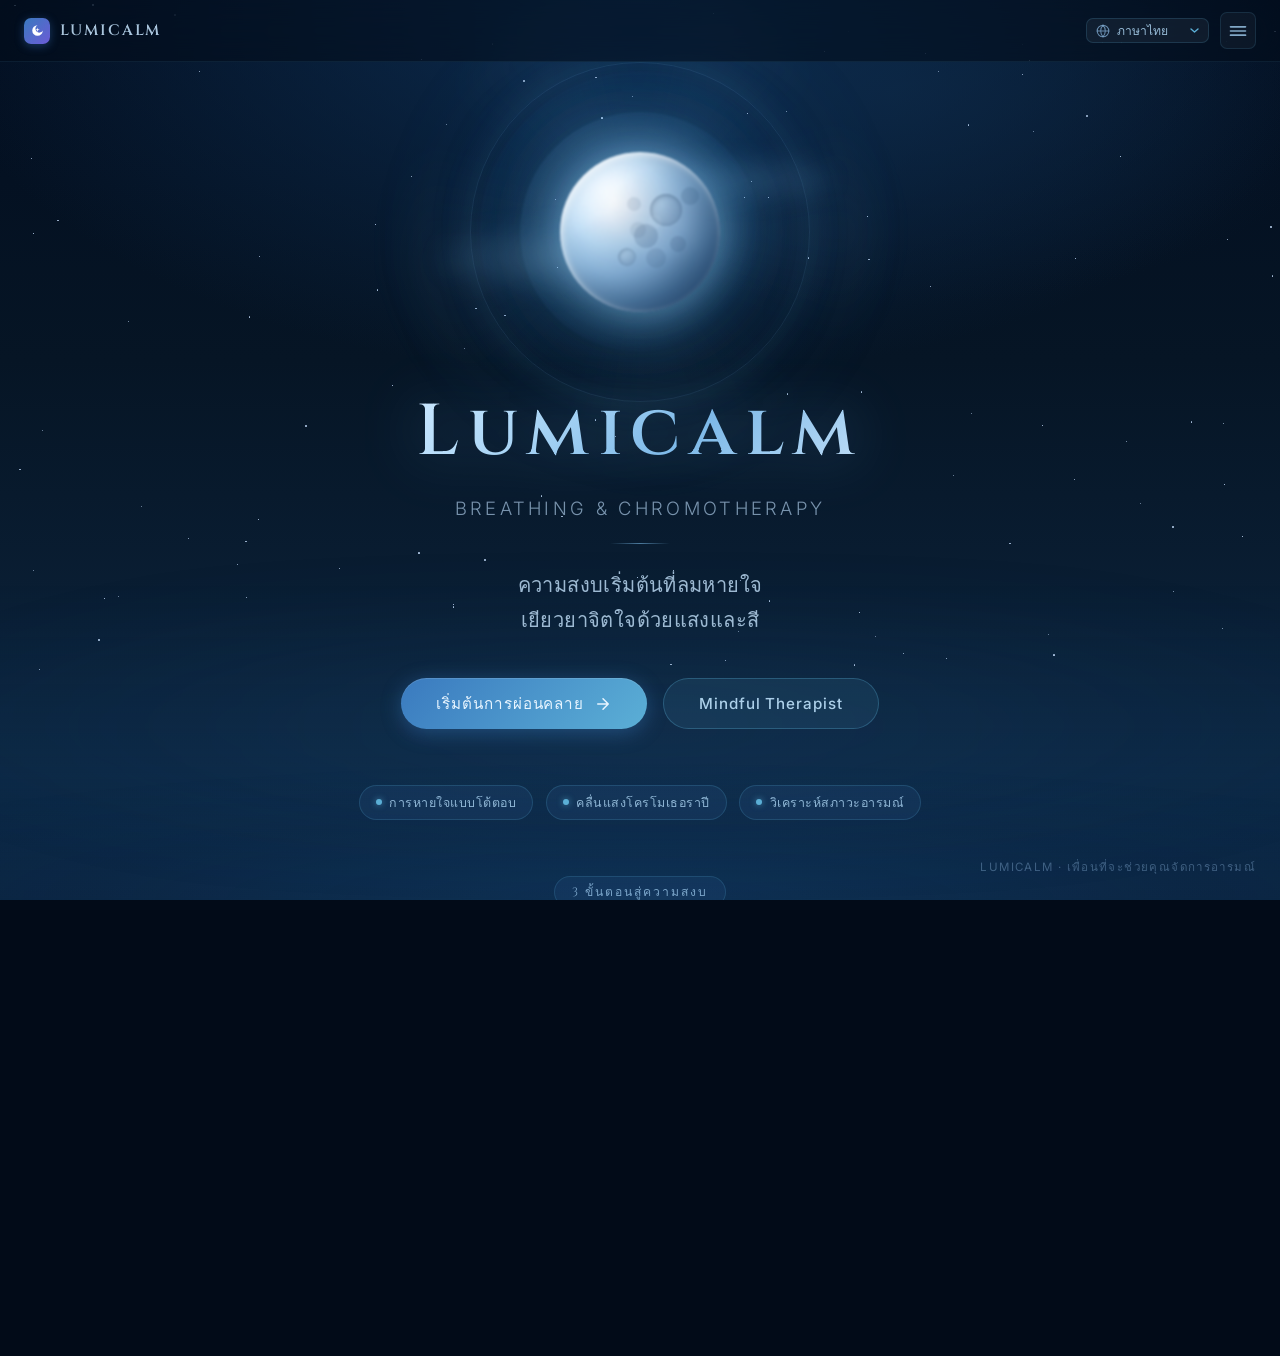
<file: home.html>
<!DOCTYPE html>
<html lang="th">
<head>
  <meta charset="UTF-8">
  <meta name="viewport" content="width=device-width, initial-scale=1.0">
  <title>Lumicalm — ความสงบเริ่มต้นที่ลมหายใจ</title>
  <meta name="description" content="Lumicalm — แอปพลิเคชันการหายใจและดูแลสุขภาพจิตด้วยคลื่นแสงและสี สร้างสภาวะผ่อนคลายอย่างลึกซึ้ง">
  <link rel="preconnect" href="https://fonts.googleapis.com">
  <link rel="preconnect" href="https://fonts.gstatic.com" crossorigin>
  <link href="https://fonts.googleapis.com/css2?family=Cinzel:wght@400;600&family=Inter:wght@300;400;500&display=swap" rel="stylesheet">
  <style>
    *, *::before, *::after {
      margin: 0;
      padding: 0;
      box-sizing: border-box;
    }

    :root {
      --sky-deep:    #020b18;
      --sky-mid:     #071829;
      --sky-horizon: #0a2540;
      --moon-core:   #ddeeff;
      --moon-glow:   #4a90c4;
      --cloud-base:  rgba(140, 185, 230, 0.22);
      --cloud-light: rgba(180, 215, 245, 0.30);
      --star-color:  rgba(200, 225, 255, 0.85);
      --accent:      #5bafd6;
      --accent-soft: rgba(91, 175, 214, 0.18);
      --text-bright: #e8f4ff;
      --text-muted:  rgba(180, 210, 240, 0.65);
    }

    html, body {
      width: 100%;
      height: 100%;
      overflow-x: hidden;
    }

    body {
      background: var(--sky-deep);
      font-family: 'Inter', sans-serif;
      color: var(--text-bright);
      min-height: 100vh;
    }

    /* ─── Sky Background ─── */
    .sky {
      position: fixed;
      inset: 0;
      background:
        radial-gradient(ellipse 80% 60% at 50% 0%,   #0d2d50 0%, transparent 70%),
        radial-gradient(ellipse 60% 40% at 70% 10%,  #0a1e35 0%, transparent 60%),
        linear-gradient(to bottom, #020d1f 0%, #061525 40%, #0a1f35 70%, #0d2840 100%);
      z-index: 0;
    }

    /* Subtle aurora shimmer at horizon */
    .aurora {
      position: fixed;
      bottom: 0;
      left: 0;
      right: 0;
      height: 35vh;
      background: linear-gradient(
        to top,
        rgba(10, 35, 65, 0.70) 0%,
        rgba(14, 50, 90, 0.35) 40%,
        transparent 100%
      );
      z-index: 1;
      animation: auroraShift 22s ease-in-out infinite alternate;
    }

    @keyframes auroraShift {
      0%   { opacity: 0.5; transform: scaleX(1); }
      50%  { opacity: 0.85; transform: scaleX(1.03); }
      100% { opacity: 0.6; transform: scaleX(0.97); }
    }

    /* Subtle blue ambient glow at bottom */
    .bottom-ambient-glow {
      position: fixed;
      bottom: 0;
      left: 0;
      right: 0;
      height: 40vh;
      background: radial-gradient(ellipse 85% 45% at 50% 100%,
        rgba(40, 120, 190, 0.16) 0%,
        rgba(20, 70, 125, 0.07) 50%,
        transparent 85%
      );
      z-index: 1;
      pointer-events: none;
      animation: bottomGlowPulse 18s ease-in-out infinite alternate;
    }

    @keyframes bottomGlowPulse {
      0%   { opacity: 0.5; transform: scaleY(0.95); }
      50%  { opacity: 0.85; transform: scaleY(1.05); }
      100% { opacity: 0.6; transform: scaleY(0.98); }
    }

    /* Soft lower atmospheric mist layer */
    .lower-mist {
      position: fixed;
      bottom: 6vh;
      left: -10%;
      width: 120%;
      height: 240px;
      background: radial-gradient(ellipse 65% 80% at 50% 50%,
        rgba(80, 155, 215, 0.08) 0%,
        rgba(35, 95, 155, 0.03) 55%,
        transparent 80%
      );
      filter: blur(38px);
      z-index: 2;
      pointer-events: none;
      animation: lowerMistDrift 26s ease-in-out infinite alternate;
    }

    @keyframes lowerMistDrift {
      0%   { transform: translateX(-2%) translateY(0); opacity: 0.45; }
      50%  { transform: translateX(2%) translateY(-10px); opacity: 0.75; }
      100% { transform: translateX(-1%) translateY(-4px); opacity: 0.55; }
    }

    /* ─── Stars Canvas ─── */
    .stars-layer {
      position: fixed;
      inset: 0;
      z-index: 2;
      pointer-events: none;
    }

    /* Individual stars generated via CSS */
    .star {
      position: absolute;
      border-radius: 50%;
      background: var(--star-color);
      animation: twinkle var(--twinkle-dur, 5s) ease-in-out infinite alternate;
      animation-delay: var(--twinkle-delay, 0s);
    }

    @keyframes twinkle {
      0%   { opacity: var(--op-lo, 0.06); transform: scale(0.85); }
      100% { opacity: var(--op-hi, 0.55); transform: scale(1.15); }
    }

    /* ─── Moon ─── */
    .moon-wrapper {
      position: fixed;
      top: 8vh;
      left: 50%;
      transform: translateX(-50%);
      z-index: 5;
      animation: moonFloat 24s ease-in-out infinite alternate;
    }

    @keyframes moonFloat {
      0%   { transform: translateX(-50%) translateY(0px)   rotate(-1deg); }
      33%  { transform: translateX(-50%) translateY(-16px) rotate(0.5deg); }
      66%  { transform: translateX(-50%) translateY(-7px)  rotate(-0.8deg); }
      100% { transform: translateX(-50%) translateY(-20px) rotate(1deg); }
    }

    /* Soft blue atmospheric mist around moon */
    .moon-mist {
      position: absolute;
      width: 460px;
      height: 460px;
      border-radius: 50%;
      background: radial-gradient(circle at center,
        rgba(100, 185, 240, 0.13) 0%,
        rgba(50, 125, 185, 0.05) 48%,
        transparent 72%
      );
      top: 50%;
      left: 50%;
      transform: translate(-50%, -50%);
      filter: blur(32px);
      pointer-events: none;
      animation: moonMistBreath 16s ease-in-out infinite alternate;
    }

    @keyframes moonMistBreath {
      0%   { opacity: 0.45; transform: translate(-50%, -50%) scale(0.92); }
      50%  { opacity: 0.75; transform: translate(-50%, -50%) scale(1.06); }
      100% { opacity: 0.55; transform: translate(-50%, -50%) scale(0.97); }
    }

    /* Soft diffused light rays radiating behind moon */
    .moon-light-rays {
      position: absolute;
      width: 480px;
      height: 480px;
      top: 50%;
      left: 50%;
      transform: translate(-50%, -50%);
      background: conic-gradient(
        from 0deg at 50% 50%,
        transparent 0deg,
        rgba(155, 215, 255, 0.035) 25deg,
        transparent 55deg,
        rgba(155, 215, 255, 0.045) 90deg,
        transparent 125deg,
        rgba(155, 215, 255, 0.03) 170deg,
        transparent 210deg,
        rgba(155, 215, 255, 0.04) 260deg,
        transparent 300deg,
        rgba(155, 215, 255, 0.035) 330deg,
        transparent 360deg
      );
      border-radius: 50%;
      filter: blur(18px);
      pointer-events: none;
      animation: raysRotate 90s linear infinite;
    }

    @keyframes raysRotate {
      0%   { transform: translate(-50%, -50%) rotate(0deg); opacity: 0.65; }
      50%  { transform: translate(-50%, -50%) rotate(180deg); opacity: 0.85; }
      100% { transform: translate(-50%, -50%) rotate(360deg); opacity: 0.65; }
    }

    /* Soft celestial halo ring */
    .moon-halo-ring {
      position: absolute;
      width: 340px;
      height: 340px;
      border-radius: 50%;
      border: 1px solid rgba(140, 210, 255, 0.11);
      box-shadow:
        0 0 35px rgba(120, 195, 245, 0.10),
        inset 0 0 35px rgba(120, 195, 245, 0.06);
      top: 50%;
      left: 50%;
      transform: translate(-50%, -50%);
      pointer-events: none;
      animation: haloBreath 20s ease-in-out infinite alternate;
    }

    @keyframes haloBreath {
      0%   { transform: translate(-50%, -50%) scale(0.96); opacity: 0.50; }
      50%  { transform: translate(-50%, -50%) scale(1.04); opacity: 0.80; }
      100% { transform: translate(-50%, -50%) scale(0.98); opacity: 0.60; }
    }

    .moon-glow-outer {
      width: 320px;
      height: 320px;
      border-radius: 50%;
      background: radial-gradient(circle at 42% 42%,
        rgba(110, 190, 245, 0.14) 0%,
        rgba(60, 135, 195, 0.06) 45%,
        transparent 70%
      );
      display: flex;
      align-items: center;
      justify-content: center;
      animation: glowPulse 14s ease-in-out infinite alternate;
      filter: blur(1px);
      position: relative;
    }

    @keyframes glowPulse {
      0%   { transform: scale(1.00); opacity: 0.75; }
      50%  { transform: scale(1.06); opacity: 0.95; }
      100% { transform: scale(1.02); opacity: 0.80; }
    }

    .moon-glow-mid {
      position: absolute;
      width: 240px;
      height: 240px;
      border-radius: 50%;
      background: radial-gradient(circle at 42% 42%,
        rgba(155, 215, 255, 0.18) 0%,
        rgba(85, 160, 215, 0.09) 55%,
        transparent 75%
      );
      animation: glowPulse 16s ease-in-out infinite alternate-reverse;
      filter: blur(0.5px);
    }

    .moon {
      position: absolute;
      width: 160px;
      height: 160px;
      border-radius: 50%;
      overflow: hidden;
      background: radial-gradient(circle at 34% 30%,
        #ffffff 0%,
        #eaf5ff 14%,
        #c8e5fb 30%,
        #9bc4e8 48%,
        #699cc8 66%,
        #3f72a2 82%,
        #1a4570 96%,
        #0f2e4d 100%
      );
      box-shadow:
        0 0 38px  rgba(150, 215, 255, 0.46),
        0 0 80px  rgba(100, 175, 235, 0.26),
        0 0 160px rgba(55, 130, 195, 0.15),
        inset -18px -16px 38px rgba(6, 26, 54, 0.42),
        inset 7px 6px 18px rgba(245, 252, 255, 0.28);
    }

    /* Soft luminous core glow inside moon */
    .moon-core-glow {
      position: absolute;
      width: 90px;
      height: 90px;
      top: 8%;
      left: 8%;
      border-radius: 50%;
      background: radial-gradient(circle at center,
        rgba(255, 255, 255, 0.35) 0%,
        rgba(220, 242, 255, 0.12) 55%,
        transparent 85%
      );
      filter: blur(8px);
      pointer-events: none;
    }

    /* Delicate rim lighting on moon edge */
    .moon-rim-light {
      position: absolute;
      inset: 0;
      border-radius: 50%;
      box-shadow: inset 2.5px 2.5px 6px rgba(255, 255, 255, 0.70);
      pointer-events: none;
    }

    /* Detailed, low-contrast lunar craters & ray patterns */
    .moon::before {
      content: '';
      position: absolute;
      width: 32px;
      height: 32px;
      border-radius: 50%;
      background: radial-gradient(circle at 38% 36%,
        rgba(215, 238, 255, 0.12) 0%,
        rgba(20, 50, 88, 0.22) 100%
      );
      top: 26%;
      left: 56%;
      box-shadow:
        inset 1px 1.5px 4px rgba(10, 35, 70, 0.30),
        -20px 26px 0 -4px rgba(20, 50, 88, 0.17),
        24px -14px 0 -7px rgba(20, 50, 88, 0.14),
        -32px -6px 0 -9px rgba(20, 50, 88, 0.12),
        12px 34px 0 -8px rgba(20, 50, 88, 0.13),
        -10px 48px 0 -6px rgba(20, 50, 88, 0.11),
        -28px 20px 0 -8px rgba(20, 50, 88, 0.10);
    }

    .moon-crater-details {
      position: absolute;
      inset: 0;
      border-radius: 50%;
      background:
        radial-gradient(circle at 32% 45%, rgba(255, 255, 255, 0.10) 0%, rgba(20, 50, 85, 0.15) 100%),
        radial-gradient(circle at 62% 28%, rgba(220, 242, 255, 0.08) 0%, rgba(20, 50, 85, 0.12) 100%);
      width: 18px;
      height: 18px;
      top: 60%;
      left: 36%;
      border-radius: 50%;
      box-shadow:
        inset 1px 1px 3px rgba(10, 35, 70, 0.24),
        28px -35px 0 -2px rgba(220, 242, 255, 0.08);
      pointer-events: none;
    }

    /* Soft natural surface maria / texture gradient */
    .moon-texture {
      position: absolute;
      inset: 0;
      border-radius: 50%;
      background:
        radial-gradient(ellipse 42% 32% at 65% 35%, rgba(40, 80, 125, 0.15) 0%, transparent 80%),
        radial-gradient(ellipse 52% 38% at 45% 65%, rgba(30, 70, 115, 0.13) 0%, transparent 80%),
        radial-gradient(circle at 75% 70%, rgba(25, 60, 100, 0.16) 0%, transparent 70%);
      mix-blend-mode: multiply;
      pointer-events: none;
    }

    /* Moon specular highlight */
    .moon::after {
      content: '';
      position: absolute;
      width: 64px;
      height: 40px;
      border-radius: 50%;
      background: radial-gradient(ellipse at center,
        rgba(255, 255, 255, 0.38) 0%,
        rgba(235, 248, 255, 0.15) 45%,
        transparent 70%
      );
      top: 10%;
      left: 10%;
      transform: rotate(-25deg);
      filter: blur(3px);
    }

    /* Soft translucent cloud veils crossing moon */
    .moon-cloud-veil-1 {
      position: absolute;
      width: 240px;
      height: 65px;
      border-radius: 50%;
      top: 48%;
      left: -40px;
      background: radial-gradient(ellipse at 45% 50%,
        rgba(165, 218, 250, 0.20) 0%,
        rgba(100, 175, 230, 0.08) 55%,
        transparent 85%
      );
      filter: blur(12px);
      pointer-events: none;
      z-index: 6;
      animation: moonVeil1Drift 30s ease-in-out infinite alternate;
    }

    @keyframes moonVeil1Drift {
      0%   { transform: translateX(0) translateY(0) scale(1); opacity: 0.18; }
      50%  { transform: translateX(25px) translateY(-5px) scale(1.06); opacity: 0.30; }
      100% { transform: translateX(10px) translateY(4px) scale(0.96); opacity: 0.20; }
    }

    .moon-cloud-veil-2 {
      position: absolute;
      width: 200px;
      height: 50px;
      border-radius: 50%;
      top: 26%;
      right: -35px;
      background: radial-gradient(ellipse at 55% 50%,
        rgba(140, 205, 245, 0.16) 0%,
        rgba(80, 155, 215, 0.06) 60%,
        transparent 85%
      );
      filter: blur(10px);
      pointer-events: none;
      z-index: 6;
      animation: moonVeil2Drift 36s ease-in-out infinite alternate;
    }

    @keyframes moonVeil2Drift {
      0%   { transform: translateX(0) translateY(0); opacity: 0.15; }
      50%  { transform: translateX(-20px) translateY(6px); opacity: 0.26; }
      100% { transform: translateX(-8px) translateY(-3px); opacity: 0.18; }
    }

    /* ─── Cloud System ─── */
    .clouds-layer {
      position: fixed;
      inset: 0;
      z-index: 6;
      pointer-events: none;
      overflow: hidden;
    }

    /* Individual Cloud Shape */
    .cloud {
      position: absolute;
      border-radius: 50%;
      filter: blur(var(--cloud-blur, 12px));
      animation: cloudDrift var(--drift-dur, 40s) linear infinite;
      opacity: var(--cloud-opacity, 0.55);
    }

    .cloud::before,
    .cloud::after {
      content: '';
      position: absolute;
      border-radius: 50%;
      background: inherit;
    }

    @keyframes cloudDrift {
      0%   { transform: translateX(var(--start-x)) translateY(var(--wave, 0px)); }
      25%  { transform: translateX(calc(var(--start-x) + 10%)) translateY(calc(var(--wave, 0px) + 8px)); }
      50%  { transform: translateX(calc(var(--start-x) + 25%)) translateY(var(--wave, 0px)); }
      75%  { transform: translateX(calc(var(--start-x) + 40%)) translateY(calc(var(--wave, 0px) - 6px)); }
      100% { transform: translateX(calc(var(--start-x) + 100vw + 600px)) translateY(var(--wave, 0px)); }
    }

    /* ── Far background clouds — large, very faint ── */
    .cloud-bg-1 {
      --start-x: -600px;
      --drift-dur: 80s;
      --cloud-opacity: 0.18;
      --cloud-blur: 22px;
      --wave: 4px;
      width: 500px; height: 130px;
      top: 20vh;
      left: -600px;
      background: radial-gradient(ellipse at 50% 60%, rgba(100, 160, 215, 0.55) 0%, transparent 75%);
    }

    .cloud-bg-2 {
      --start-x: -800px;
      --drift-dur: 95s;
      --cloud-opacity: 0.14;
      --cloud-blur: 28px;
      --wave: -6px;
      width: 680px; height: 160px;
      top: 55vh;
      left: -800px;
      animation-delay: -38s;
      background: radial-gradient(ellipse at 50% 55%, rgba(80, 140, 200, 0.5) 0%, transparent 70%);
    }

    /* ── Mid-layer clouds ── */
    .cloud-mid-1 {
      --start-x: -420px;
      --drift-dur: 52s;
      --cloud-opacity: 0.38;
      --cloud-blur: 14px;
      --wave: 10px;
      width: 340px; height: 90px;
      top: 32vh;
      left: -420px;
      animation-delay: -12s;
      background: radial-gradient(ellipse at 45% 55%, rgba(140, 195, 235, 0.70) 0%, rgba(90, 150, 210, 0.40) 50%, transparent 75%);
    }

    .cloud-mid-1::before {
      width: 160px; height: 100px;
      top: -45px; left: 60px;
      background: radial-gradient(ellipse at 50% 60%, rgba(155, 205, 240, 0.70) 0%, transparent 70%);
    }

    .cloud-mid-1::after {
      width: 120px; height: 80px;
      top: -30px; left: 160px;
      background: radial-gradient(ellipse at 50% 60%, rgba(140, 195, 235, 0.60) 0%, transparent 70%);
    }

    .cloud-mid-2 {
      --start-x: -550px;
      --drift-dur: 65s;
      --cloud-opacity: 0.32;
      --cloud-blur: 16px;
      --wave: -8px;
      width: 420px; height: 110px;
      top: 68vh;
      left: -550px;
      animation-delay: -28s;
      background: radial-gradient(ellipse at 48% 58%, rgba(120, 180, 225, 0.65) 0%, rgba(70, 130, 195, 0.35) 55%, transparent 75%);
    }

    .cloud-mid-2::before {
      width: 190px; height: 115px;
      top: -52px; left: 75px;
      background: radial-gradient(ellipse at 50% 60%, rgba(135, 190, 230, 0.65) 0%, transparent 70%);
    }

    .cloud-mid-2::after {
      width: 150px; height: 95px;
      top: -35px; left: 200px;
      background: radial-gradient(ellipse at 50% 60%, rgba(125, 185, 228, 0.55) 0%, transparent 70%);
    }

    /* ── Foreground clouds — denser, faster, more visible ── */
    .cloud-fg-1 {
      --start-x: -350px;
      --drift-dur: 38s;
      --cloud-opacity: 0.60;
      --cloud-blur: 8px;
      --wave: 12px;
      width: 280px; height: 72px;
      top: 44vh;
      left: -350px;
      animation-delay: -6s;
      background: radial-gradient(ellipse at 45% 58%, rgba(165, 210, 245, 0.80) 0%, rgba(115, 170, 220, 0.50) 50%, transparent 75%);
    }

    .cloud-fg-1::before {
      width: 130px; height: 88px;
      top: -40px; left: 50px;
      background: radial-gradient(ellipse at 50% 60%, rgba(175, 215, 248, 0.80) 0%, transparent 70%);
    }

    .cloud-fg-1::after {
      width: 100px; height: 70px;
      top: -28px; left: 140px;
      background: radial-gradient(ellipse at 50% 60%, rgba(165, 210, 245, 0.75) 0%, transparent 70%);
    }

    .cloud-fg-2 {
      --start-x: -480px;
      --drift-dur: 45s;
      --cloud-opacity: 0.52;
      --cloud-blur: 10px;
      --wave: -14px;
      width: 360px; height: 92px;
      top: 78vh;
      left: -480px;
      animation-delay: -20s;
      background: radial-gradient(ellipse at 46% 56%, rgba(155, 205, 242, 0.78) 0%, rgba(100, 160, 215, 0.45) 55%, transparent 75%);
    }

    .cloud-fg-2::before {
      width: 165px; height: 105px;
      top: -48px; left: 65px;
      background: radial-gradient(ellipse at 50% 60%, rgba(165, 210, 245, 0.78) 0%, transparent 70%);
    }

    .cloud-fg-2::after {
      width: 130px; height: 85px;
      top: -32px; left: 185px;
      background: radial-gradient(ellipse at 50% 60%, rgba(155, 205, 242, 0.70) 0%, transparent 70%);
    }

    /* ── Moon-level veil cloud — crosses in front of moon ── */
    .cloud-veil {
      --start-x: -700px;
      --drift-dur: 110s;
      --cloud-opacity: 0.22;
      --cloud-blur: 30px;
      --wave: 0px;
      width: 600px; height: 180px;
      top: 6vh;
      left: -700px;
      animation-delay: -50s;
      background: radial-gradient(ellipse at 50% 55%, rgba(120, 180, 225, 0.60) 0%, transparent 68%);
      z-index: 7;
    }

    /* ─── Scene Content ─── */
    .scene {
      position: relative;
      z-index: 10;
      min-height: 100vh;
      display: flex;
      flex-direction: column;
      align-items: center;
      justify-content: center;
      padding: 2rem;
      text-align: center;
    }

    /* Spacer to clear moon area */
    .moon-spacer {
      height: 290px;
    }

    .tagline-group {
      display: flex;
      flex-direction: column;
      align-items: center;
      gap: 1rem;
      animation: fadeUp 1.6s cubic-bezier(0.16, 1, 0.3, 1) 0.4s both;
    }

    @keyframes fadeUp {
      0%   { opacity: 0; transform: translateY(28px); }
      100% { opacity: 1; transform: translateY(0); }
    }

    .app-title {
      font-family: 'Cinzel', serif;
      font-size: clamp(2.6rem, 6vw, 4.5rem);
      font-weight: 600;
      letter-spacing: 0.12em;
      background: linear-gradient(135deg,
        #cce8ff 0%,
        #a8d4f5 30%,
        #7db9e8 60%,
        #c4e0f8 100%
      );
      -webkit-background-clip: text;
      -webkit-text-fill-color: transparent;
      background-clip: text;
      text-shadow: none;
      filter: drop-shadow(0 0 30px rgba(100, 170, 230, 0.45));
    }

    .app-subtitle {
      font-size: clamp(0.95rem, 2vw, 1.15rem);
      font-weight: 300;
      color: var(--text-muted);
      letter-spacing: 0.18em;
      text-transform: uppercase;
    }

    .divider {
      width: 60px;
      height: 1px;
      background: linear-gradient(to right, transparent, rgba(120, 185, 230, 0.60), transparent);
      margin: 0.5rem 0;
    }

    .tagline {
      font-size: clamp(1rem, 2.2vw, 1.25rem);
      font-weight: 300;
      color: rgba(195, 225, 250, 0.80);
      max-width: 520px;
      line-height: 1.75;
      letter-spacing: 0.02em;
    }

    .cta-group {
      display: flex;
      gap: 1rem;
      margin-top: 2.5rem;
      flex-wrap: wrap;
      justify-content: center;
      animation: fadeUp 1.6s cubic-bezier(0.16, 1, 0.3, 1) 0.8s both;
    }

    .btn-enter {
      display: inline-flex;
      align-items: center;
      gap: 0.6rem;
      padding: 0.85rem 2.2rem;
      border-radius: 50px;
      font-family: 'Inter', sans-serif;
      font-size: 0.95rem;
      font-weight: 500;
      letter-spacing: 0.06em;
      cursor: pointer;
      transition: all 0.35s cubic-bezier(0.34, 1.56, 0.64, 1);
      text-decoration: none;
    }

    .btn-primary-cta {
      background: linear-gradient(135deg, #3a7abf, #5bafd6);
      color: #e8f5ff;
      border: none;
      box-shadow:
        0 4px 20px rgba(60, 130, 200, 0.40),
        inset 0 1px 0 rgba(255,255,255,0.12);
    }

    .btn-primary-cta:hover {
      transform: translateY(-3px) scale(1.04);
      box-shadow:
        0 8px 35px rgba(60, 130, 200, 0.55),
        inset 0 1px 0 rgba(255,255,255,0.15);
    }

    .btn-secondary-cta {
      background: rgba(91, 175, 214, 0.10);
      color: rgba(190, 225, 250, 0.90);
      border: 1px solid rgba(91, 175, 214, 0.30);
      backdrop-filter: blur(8px);
    }

    .btn-secondary-cta:hover {
      transform: translateY(-3px) scale(1.04);
      background: rgba(91, 175, 214, 0.18);
      border-color: rgba(91, 175, 214, 0.55);
      box-shadow: 0 4px 20px rgba(60, 130, 200, 0.25);
    }

    /* Arrow icon */
    .arrow-icon {
      width: 18px;
      height: 18px;
      stroke: currentColor;
      fill: none;
      stroke-width: 2;
      stroke-linecap: round;
      stroke-linejoin: round;
      transition: transform 0.3s ease;
    }

    .btn-primary-cta:hover .arrow-icon { transform: translateX(4px); }

    /* ─── Feature Badges ─── */
    .features {
      display: flex;
      gap: 0.8rem;
      margin-top: 3.5rem;
      flex-wrap: wrap;
      justify-content: center;
      animation: fadeUp 1.6s cubic-bezier(0.16, 1, 0.3, 1) 1.1s both;
    }

    .feature-badge {
      display: inline-flex;
      align-items: center;
      gap: 0.45rem;
      padding: 0.42rem 1rem;
      border-radius: 50px;
      background: rgba(60, 110, 170, 0.14);
      border: 1px solid rgba(91, 175, 214, 0.20);
      font-size: 0.78rem;
      color: rgba(175, 215, 245, 0.80);
      letter-spacing: 0.04em;
      backdrop-filter: blur(6px);
    }

    .feature-dot {
      width: 6px;
      height: 6px;
      border-radius: 50%;
      background: var(--accent);
      box-shadow: 0 0 6px rgba(91, 175, 214, 0.70);
      animation: dotPulse 2.5s ease-in-out infinite;
    }

    @keyframes dotPulse {
      0%, 100% { opacity: 1; transform: scale(1); }
      50%       { opacity: 0.5; transform: scale(0.7); }
    }

    /* ─── How It Works Visual Section ─── */
    .how-it-works-section {
      margin-top: 3.5rem;
      display: flex;
      flex-direction: column;
      align-items: center;
      gap: 1.5rem;
      max-width: 680px;
      width: 100%;
      animation: fadeUp 1.6s cubic-bezier(0.16, 1, 0.3, 1) 1.2s both;
    }

    .how-title-wrap {
      display: flex;
      align-items: center;
      justify-content: center;
    }

    .how-sub-badge {
      font-family: 'Cinzel', serif;
      font-size: 0.76rem;
      letter-spacing: 0.16em;
      color: rgba(160, 205, 240, 0.75);
      text-transform: uppercase;
      background: rgba(60, 110, 170, 0.12);
      border: 1px solid rgba(91, 175, 214, 0.18);
      padding: 0.35rem 1.1rem;
      border-radius: 50px;
      backdrop-filter: blur(6px);
    }

    .orbit-visual-wrap {
      position: relative;
      width: 180px;
      height: 180px;
      display: flex;
      align-items: center;
      justify-content: center;
      margin: 0.5rem 0;
    }

    .mini-orbit-ring {
      position: relative;
      width: 160px;
      height: 160px;
      border-radius: 50%;
      border: 1.5px dashed rgba(91, 175, 214, 0.28);
      display: flex;
      align-items: center;
      justify-content: center;
      box-shadow:
        0 0 25px rgba(60, 130, 190, 0.12),
        inset 0 0 25px rgba(60, 130, 190, 0.08);
      animation: orbitSpin 60s linear infinite;
    }

    @keyframes orbitSpin {
      0%   { transform: rotate(0deg); }
      100% { transform: rotate(360deg); }
    }

    /* Counter-rotate inner moon so it stays upright */
    .mini-crescent-moon {
      width: 46px;
      height: 46px;
      border-radius: 50%;
      background: radial-gradient(circle at 40% 40%, rgba(180, 225, 255, 0.22) 0%, rgba(30, 75, 125, 0.12) 70%);
      display: flex;
      align-items: center;
      justify-content: center;
      box-shadow: 0 0 18px rgba(91, 175, 214, 0.45);
      animation: moonCounterSpin 60s linear infinite;
    }

    @keyframes moonCounterSpin {
      0%   { transform: rotate(0deg); }
      100% { transform: rotate(-360deg); }
    }

    /* 3 Orbit Nodes */
    .orbit-node {
      position: absolute;
      width: 16px;
      height: 16px;
      border-radius: 50%;
      background: rgba(10, 25, 48, 0.90);
      border: 1px solid rgba(91, 175, 214, 0.50);
      display: flex;
      align-items: center;
      justify-content: center;
      box-shadow: 0 0 10px rgba(91, 175, 214, 0.60);
    }

    /* Positioning 3 nodes at 0deg (top), 120deg (bottom-right), 240deg (bottom-left) */
    .node-1 {
      top: -8px;
      left: calc(50% - 8px);
    }

    .node-2 {
      bottom: 18px;
      right: 2px;
    }

    .node-3 {
      bottom: 18px;
      left: 2px;
    }

    /* How It Works Steps Grid */
    .how-steps-grid {
      display: flex;
      gap: 0.8rem;
      width: 100%;
      justify-content: center;
      flex-wrap: wrap;
    }

    .step-card {
      display: flex;
      align-items: center;
      gap: 0.6rem;
      padding: 0.55rem 1.1rem;
      border-radius: 12px;
      background: rgba(10, 25, 48, 0.35);
      border: 1px solid rgba(91, 175, 214, 0.16);
      backdrop-filter: blur(8px);
      transition: all 0.3s ease;
    }

    .step-card:hover {
      background: rgba(91, 175, 214, 0.10);
      border-color: rgba(91, 175, 214, 0.35);
      transform: translateY(-2px);
    }

    .step-num {
      font-family: 'Cinzel', serif;
      font-size: 0.78rem;
      font-weight: 600;
      color: var(--accent);
      letter-spacing: 0.08em;
    }

    .step-text {
      font-size: 0.82rem;
      color: rgba(185, 220, 248, 0.85);
      letter-spacing: 0.02em;
    }

    /* ─── How It Works Interactive Panel ─── */
    .how-it-works-section,
    .orbit-visual-wrap,
    .how-sub-badge {
      cursor: pointer;
    }

    .orbit-visual-wrap {
      transition: transform 0.4s cubic-bezier(0.16, 1, 0.3, 1);
    }

    .orbit-visual-wrap:hover {
      transform: scale(1.06);
    }

    .orbit-visual-wrap:hover .mini-orbit-ring {
      border-color: rgba(91, 175, 214, 0.55);
      box-shadow: 0 0 35px rgba(91, 175, 214, 0.35), inset 0 0 30px rgba(91, 175, 214, 0.20);
    }

    .orbit-visual-wrap:hover .mini-crescent-moon {
      box-shadow: 0 0 24px rgba(140, 205, 245, 0.70);
    }

    /* Trigger Glow Animation on Open */
    .orbit-visual-wrap.trigger-active .mini-orbit-ring {
      animation: orbitSpin 60s linear infinite, triggerPulse 1.2s cubic-bezier(0.16, 1, 0.3, 1);
    }

    @keyframes triggerPulse {
      0%   { transform: scale(1); box-shadow: 0 0 20px rgba(91, 175, 214, 0.2); }
      50%  { transform: scale(1.08); box-shadow: 0 0 45px rgba(140, 205, 245, 0.6); }
      100% { transform: scale(1); box-shadow: 0 0 25px rgba(60, 130, 190, 0.12); }
    }

    /* Panel Backdrop */
    .how-panel-backdrop {
      position: fixed;
      inset: 0;
      background: rgba(2, 10, 24, 0.75);
      backdrop-filter: blur(12px);
      -webkit-backdrop-filter: blur(12px);
      opacity: 0;
      pointer-events: none;
      transition: opacity 450ms cubic-bezier(0.16, 1, 0.3, 1);
      z-index: 100;
    }

    .how-panel-backdrop.active {
      opacity: 1;
      pointer-events: auto;
    }

    /* Centered Navy Glassmorphism Panel */
    .how-panel {
      position: fixed;
      top: 50%;
      left: 50%;
      transform: translate(-50%, -44%);
      max-width: 580px;
      width: 90vw;
      max-height: 85vh;
      background: rgba(8, 20, 42, 0.88);
      backdrop-filter: blur(28px);
      -webkit-backdrop-filter: blur(28px);
      border: 1px solid rgba(91, 175, 214, 0.22);
      border-radius: 24px;
      box-shadow:
        0 20px 60px rgba(0, 0, 0, 0.65),
        0 0 45px rgba(60, 130, 200, 0.22);
      padding: 2rem;
      display: flex;
      flex-direction: column;
      z-index: 101;
      opacity: 0;
      pointer-events: none;
      transition: transform 450ms cubic-bezier(0.16, 1, 0.3, 1), opacity 450ms cubic-bezier(0.16, 1, 0.3, 1);
    }

    .how-panel.active {
      opacity: 1;
      pointer-events: auto;
      transform: translate(-50%, -50%);
    }

    /* Soft Blue Light Ripple Effect */
    .how-panel::before {
      content: '';
      position: absolute;
      inset: -3px;
      border-radius: 26px;
      background: linear-gradient(135deg, rgba(91, 175, 214, 0.30), rgba(60, 130, 200, 0.05), rgba(91, 175, 214, 0.20));
      z-index: -1;
      opacity: 0;
      transition: opacity 600ms ease;
      pointer-events: none;
    }

    .how-panel.active::before {
      opacity: 1;
      animation: rippleGlow 4s ease-in-out infinite alternate;
    }

    @keyframes rippleGlow {
      0%   { opacity: 0.5; filter: blur(4px); }
      100% { opacity: 0.9; filter: blur(8px); }
    }

    .how-panel-header {
      display: flex;
      align-items: flex-start;
      justify-content: space-between;
      width: 100%;
      padding-bottom: 1.25rem;
      border-bottom: 1px solid rgba(91, 175, 214, 0.12);
    }

    .how-panel-header-left {
      display: flex;
      flex-direction: column;
      gap: 0.3rem;
    }

    .how-panel-title {
      font-family: 'Cinzel', serif;
      font-size: 1.2rem;
      font-weight: 600;
      letter-spacing: 0.10em;
      color: rgba(232, 244, 255, 0.95);
    }

    .how-panel-subtitle {
      font-size: 0.74rem;
      color: rgba(140, 185, 225, 0.60);
      letter-spacing: 0.08em;
      text-transform: uppercase;
    }

    .how-panel-close {
      background: rgba(255, 255, 255, 0.04);
      border: 1px solid rgba(91, 175, 214, 0.20);
      color: rgba(180, 215, 245, 0.75);
      cursor: pointer;
      padding: 0.45rem;
      border-radius: 50%;
      display: flex;
      align-items: center;
      justify-content: center;
      transition: all 0.25s ease;
    }

    .how-panel-close:hover {
      background: rgba(91, 175, 214, 0.18);
      color: #ffffff;
      transform: rotate(90deg);
    }

    .how-panel-close svg {
      width: 18px;
      height: 18px;
    }

    /* Ready Content Area (Empty for future content) */
    .how-panel-content {
      flex: 1;
      min-height: 180px;
      padding-top: 1.5rem;
      display: flex;
      flex-direction: column;
      gap: 1rem;
      overflow-y: auto;
    }

    /* RTL support */
    [dir="rtl"] .how-panel-header {
      flex-direction: row-reverse;
    }

    /* ─── Bottom-right footer ─── */
    .footer {
      position: fixed;
      bottom: 1.5rem;
      right: 1.5rem;
      left: auto;
      transform: none;
      z-index: 10;
      font-size: 0.72rem;
      color: rgba(140, 180, 220, 0.40);
      letter-spacing: 0.12em;
      text-transform: uppercase;
      white-space: nowrap;
      animation: fadeUp 1.6s ease 1.5s both;
    }

    [dir="rtl"] .footer {
      right: auto;
      left: 1.5rem;
    }

    /* ─── Scroll breath indicator ─── */
    .breath-indicator {
      margin-top: 4rem;
      display: flex;
      flex-direction: column;
      align-items: center;
      gap: 0.6rem;
      animation: fadeUp 1.6s ease 1.4s both;
    }

    .breath-ring {
      width: 40px;
      height: 40px;
      border-radius: 50%;
      border: 1.5px solid rgba(91, 175, 214, 0.35);
      position: relative;
      animation: breathRing 5s ease-in-out infinite;
    }

    .breath-ring::after {
      content: '';
      position: absolute;
      inset: 8px;
      border-radius: 50%;
      background: rgba(91, 175, 214, 0.20);
      animation: breathCore 5s ease-in-out infinite;
    }

    @keyframes breathRing {
      0%, 100% { transform: scale(1);    border-color: rgba(91, 175, 214, 0.30); }
      50%       { transform: scale(1.22); border-color: rgba(91, 175, 214, 0.65); }
    }

    @keyframes breathCore {
      0%, 100% { transform: scale(0.8); opacity: 0.4; }
      50%       { transform: scale(1.2); opacity: 0.9; }
    }

    .breath-text {
      font-size: 0.72rem;
      color: rgba(140, 185, 225, 0.50);
      letter-spacing: 0.20em;
      text-transform: uppercase;
    }

    /* ─── Responsive ─── */
    @media (max-width: 600px) {
      .moon-glow-outer { width: 240px; height: 240px; }
      .moon-glow-mid   { width: 180px; height: 180px; }
      .moon            { width: 120px; height: 120px; }
      .moon-spacer     { height: 220px; }
    }

    /* ─── Shared Top Header ─── */
    .home-header {
      position: fixed;
      top: 0;
      left: 0;
      right: 0;
      height: 62px;
      z-index: 20;
      display: flex;
      align-items: center;
      justify-content: space-between;
      padding: 0 1.5rem;
      background: rgba(2, 11, 24, 0.55);
      backdrop-filter: blur(18px);
      -webkit-backdrop-filter: blur(18px);
      border-bottom: 1px solid rgba(91, 175, 214, 0.10);
    }

    .home-header-brand {
      display: flex;
      align-items: center;
      gap: 0.6rem;
      text-decoration: none;
    }

    .home-brand-dot {
      width: 26px;
      height: 26px;
      border-radius: 7px;
      background: linear-gradient(135deg, #3a7abf, #6b5bd6);
      display: flex;
      align-items: center;
      justify-content: center;
      box-shadow: 0 2px 10px rgba(60, 120, 200, 0.40);
    }

    .home-brand-name {
      font-family: 'Cinzel', serif;
      font-size: 0.95rem;
      font-weight: 600;
      letter-spacing: 0.12em;
      color: rgba(200, 230, 255, 0.85);
    }

    .home-header-right {
      display: flex;
      align-items: center;
      gap: 0.65rem;
    }

    /* Language selector pill */
    .home-lang-wrap {
      display: flex;
      align-items: center;
      gap: 0.4rem;
      background: rgba(255, 255, 255, 0.05);
      border: 1px solid rgba(91, 175, 214, 0.18);
      border-radius: 7px;
      padding: 0.28rem 0.6rem;
      transition: background 0.2s ease, border-color 0.2s ease;
    }

    .home-lang-wrap:focus-within,
    .home-lang-wrap:hover {
      background: rgba(91, 175, 214, 0.12);
      border-color: rgba(91, 175, 214, 0.35);
    }

    .home-lang-icon {
      width: 14px;
      height: 14px;
      color: rgba(140, 185, 225, 0.70);
      flex-shrink: 0;
      pointer-events: none;
    }

    .home-lang-select {
      background: transparent;
      border: none;
      outline: none;
      color: rgba(175, 215, 245, 0.85);
      font-family: 'Inter', sans-serif;
      font-size: 0.76rem;
      font-weight: 500;
      cursor: pointer;
      min-width: 82px;
      max-width: 140px;
      appearance: none;
      -webkit-appearance: none;
      padding-right: 1.1rem;
      background-image: url("data:image/svg+xml,%3Csvg xmlns='http://www.w3.org/2000/svg' width='9' height='5' viewBox='0 0 9 5'%3E%3Cpath d='M1 1l3.5 3L8 1' stroke='%235bafd6' stroke-width='1.4' fill='none' stroke-linecap='round' stroke-linejoin='round'/%3E%3C/svg%3E");
      background-repeat: no-repeat;
      background-position: right 0 center;
      transition: color 0.2s ease;
    }

    .home-lang-select option {
      background: #071829;
      color: #e8f4ff;
    }

    /* Hamburger on homepage */
    .home-hamburger-btn {
      background: rgba(255, 255, 255, 0.04);
      border: 1px solid rgba(91, 175, 214, 0.15);
      border-radius: 7px;
      color: rgba(160, 205, 240, 0.80);
      cursor: pointer;
      display: flex;
      align-items: center;
      justify-content: center;
      padding: 0.45rem;
      transition: background 0.2s ease, border-color 0.2s ease, color 0.2s ease;
    }

    .home-hamburger-btn:hover {
      background: rgba(91, 175, 214, 0.15);
      border-color: rgba(91, 175, 214, 0.35);
      color: #e8f4ff;
    }

    .home-hamburger-btn svg {
      width: 20px;
      height: 20px;
    }

    /* App-nav overlay (slide from right) */
    .home-nav-backdrop {
      position: fixed;
      inset: 0;
      background: rgba(0, 8, 20, 0.70);
      backdrop-filter: blur(6px);
      -webkit-backdrop-filter: blur(6px);
      opacity: 0;
      pointer-events: none;
      transition: opacity 280ms ease;
      z-index: 50;
    }

    .home-nav-backdrop.active {
      opacity: 1;
      pointer-events: auto;
    }

    .home-nav-drawer {
      position: fixed;
      top: 0;
      right: 0;
      width: 280px;
      max-width: 85vw;
      height: 100vh;
      background: rgba(4, 14, 30, 0.96);
      backdrop-filter: blur(28px);
      -webkit-backdrop-filter: blur(28px);
      border-left: 1px solid rgba(91, 175, 214, 0.12);
      display: flex;
      flex-direction: column;
      padding: 1.5rem;
      z-index: 51;
      transform: translateX(100%);
      transition: transform 280ms cubic-bezier(0.4, 0, 0.2, 1);
    }

    .home-nav-drawer.open {
      transform: translateX(0);
    }

    .home-nav-header {
      display: flex;
      align-items: center;
      justify-content: space-between;
      margin-bottom: 2rem;
    }

    .home-nav-title {
      font-family: 'Cinzel', serif;
      font-size: 0.85rem;
      letter-spacing: 0.14em;
      color: rgba(160, 205, 240, 0.70);
      text-transform: uppercase;
    }

    .home-nav-close {
      background: transparent;
      border: none;
      color: rgba(140, 185, 225, 0.60);
      cursor: pointer;
      padding: 0.4rem;
      border-radius: 6px;
      display: flex;
      align-items: center;
      justify-content: center;
      transition: color 0.2s ease, background 0.2s ease;
    }

    .home-nav-close:hover {
      color: #e8f4ff;
      background: rgba(91, 175, 214, 0.12);
    }

    .home-nav-close svg {
      width: 18px;
      height: 18px;
    }

    .home-nav-links {
      display: flex;
      flex-direction: column;
      gap: 0.35rem;
      list-style: none;
    }

    .home-nav-link {
      display: flex;
      align-items: center;
      gap: 0.75rem;
      padding: 0.75rem 1rem;
      border-radius: 10px;
      text-decoration: none;
      color: rgba(175, 215, 245, 0.75);
      font-size: 0.9rem;
      font-weight: 500;
      transition: background 0.2s ease, color 0.2s ease;
      border: 1px solid transparent;
    }

    .home-nav-link:hover {
      background: rgba(91, 175, 214, 0.10);
      border-color: rgba(91, 175, 214, 0.18);
      color: #e8f4ff;
    }

    .home-nav-link svg {
      width: 17px;
      height: 17px;
      flex-shrink: 0;
      opacity: 0.65;
    }

    .home-nav-divider {
      height: 1px;
      background: rgba(91, 175, 214, 0.10);
      margin: 0.75rem 0;
    }

    /* Push moon-spacer down to clear header */
    .moon-spacer { margin-top: 62px; }

    /* RTL nav drawer stays on right */
    [dir="rtl"] .home-nav-drawer {
      right: 0;
      left: auto;
      border-left: 1px solid rgba(91, 175, 214, 0.12);
      border-right: none;
    }

    @media (max-width: 400px) {
      .home-lang-wrap { display: none; }  /* collapse on very small screens */
    }
  </style>
</head>
<body>

  <!-- ─── Shared Top Header ─── -->
  <header class="home-header">
    <!-- Brand left -->
    <a href="home.html" class="home-header-brand">
      <div class="home-brand-dot">
        <svg viewBox="0 0 100 100" fill="none" style="width:15px;height:15px;">
          <path d="M50 15 A 35 35 0 1 0 85 50 A 26 26 0 1 1 50 15" fill="#ffffff"/>
          <path d="M50 30 L 53 42 L 65 45 L 53 48 L 50 60 L 47 48 L 35 45 L 47 42 Z" fill="#ffffff"/>
        </svg>
      </div>
      <span class="home-brand-name">LUMICALM</span>
    </a>
    <!-- Controls right -->
    <div class="home-header-right">
      <div class="home-lang-wrap">
        <svg class="home-lang-icon" viewBox="0 0 24 24" fill="none" stroke="currentColor" stroke-width="1.8" stroke-linecap="round" stroke-linejoin="round">
          <circle cx="12" cy="12" r="10"/>
          <path d="M2 12h20M12 2a15.3 15.3 0 0 1 4 10 15.3 15.3 0 0 1-4 10 15.3 15.3 0 0 1-4-10 15.3 15.3 0 0 1 4-10z"/>
        </svg>
        <select class="home-lang-select" id="lang-select-home" aria-label="Select Language"></select>
      </div>
      <button class="home-hamburger-btn" id="home-hamburger-btn" aria-label="Open Navigation Menu">
        <svg viewBox="0 0 24 24" fill="none" stroke="currentColor" stroke-width="2" stroke-linecap="round" stroke-linejoin="round">
          <line x1="3" y1="7" x2="21" y2="7"/>
          <line x1="3" y1="12" x2="21" y2="12"/>
          <line x1="3" y1="17" x2="21" y2="17"/>
        </svg>
      </button>
    </div>
  </header>

  <!-- Nav Backdrop -->
  <div class="home-nav-backdrop" id="home-nav-backdrop"></div>

  <!-- Nav Drawer (slides from right) -->
  <nav class="home-nav-drawer" id="home-nav-drawer" aria-label="Site Navigation">
    <div class="home-nav-header">
      <span class="home-nav-title">Navigation</span>
      <button class="home-nav-close" id="home-nav-close" aria-label="Close Menu">
        <svg viewBox="0 0 24 24" fill="none" stroke="currentColor" stroke-width="2.5" stroke-linecap="round" stroke-linejoin="round">
          <line x1="18" y1="6" x2="6" y2="18"/>
          <line x1="6" y1="6" x2="18" y2="18"/>
        </svg>
      </button>
    </div>
    <ul class="home-nav-links">
      <li>
        <a href="home.html" class="home-nav-link">
          <svg viewBox="0 0 24 24" fill="none" stroke="currentColor" stroke-width="1.8" stroke-linecap="round" stroke-linejoin="round">
            <path d="M3 9l9-7 9 7v11a2 2 0 0 1-2 2H5a2 2 0 0 1-2-2z"/>
            <polyline points="9 22 9 12 15 12 15 22"/>
          </svg>
          <span data-lang-key="nav-home-link">หน้าแรก</span>
        </a>
      </li>
      <li><div class="home-nav-divider"></div></li>
      <li>
        <a href="index.html#canvas" class="home-nav-link">
          <svg viewBox="0 0 24 24" fill="none" stroke="currentColor" stroke-width="1.8" stroke-linecap="round" stroke-linejoin="round">
            <circle cx="12" cy="12" r="10"/>
            <path d="M12 2a15.3 15.3 0 0 1 4 10 15.3 15.3 0 0 1-4 10 15.3 15.3 0 0 1-4-10 15.3 15.3 0 0 1 4-10z"/>
          </svg>
          <span data-lang-key="nav-canvas">หน้าฝึกหายใจโต้ตอบ</span>
        </a>
      </li>
      <li>
        <a href="index.html#ai" class="home-nav-link">
          <img src="lumi-avatar.png" alt="Lumi" style="width: 18px; height: 18px; border-radius: 50%; object-fit: cover; border: 1px solid rgba(167, 139, 250, 0.7); box-shadow: 0 0 6px rgba(167, 139, 250, 0.4); flex-shrink: 0;">
          <span data-lang-key="nav-ai">เพื่อนที่ช่วยดูแลอารมณ์ของคุณ</span>
        </a>
      </li>
      <li>
        <a href="index.html#library" class="home-nav-link">
          <svg viewBox="0 0 24 24" fill="none" stroke="currentColor" stroke-width="1.8" stroke-linecap="round" stroke-linejoin="round">
            <path d="M4 19.5A2.5 2.5 0 0 1 6.5 17H20"/><path d="M6.5 2H20v20H6.5A2.5 2.5 0 0 1 4 19.5v-15A2.5 2.5 0 0 1 6.5 2z"/>
          </svg>
          <span data-lang-key="nav-library">คลังสเปกตรัมบำบัด</span>
        </a>
      </li>
      <li>
        <a href="index.html#feedback" class="home-nav-link">
          <svg viewBox="0 0 24 24" fill="none" stroke="currentColor" stroke-width="1.8" stroke-linecap="round" stroke-linejoin="round">
            <path d="M21 15a2 2 0 0 1-2 2H7l-4 4V5a2 2 0 0 1 2-2h14a2 2 0 0 1 2 2z"/>
          </svg>
          <span data-lang-key="nav-feedback">ส่งความคิดเห็น</span>
        </a>
      </li>
    </ul>
  </nav>

  <!-- Sky -->
  <div class="sky"></div>
  <div class="aurora"></div>
  <div class="bottom-ambient-glow"></div>
  <div class="lower-mist"></div>

  <!-- Stars (generated via JS below) -->
  <div class="stars-layer" id="stars-layer"></div>

  <!-- Moon -->
  <div class="moon-wrapper" id="moon-wrapper">
    <div class="moon-light-rays"></div>
    <div class="moon-halo-ring"></div>
    <div class="moon-mist"></div>
    <div class="moon-glow-outer">
      <div class="moon-glow-mid"></div>
      <div class="moon">
        <div class="moon-core-glow"></div>
        <div class="moon-texture"></div>
        <div class="moon-crater-details"></div>
        <div class="moon-rim-light"></div>
      </div>
      <div class="moon-cloud-veil-1"></div>
      <div class="moon-cloud-veil-2"></div>
    </div>
  </div>

  <!-- Cloud System -->
  <div class="clouds-layer">
    <div class="cloud cloud-bg-1"></div>
    <div class="cloud cloud-bg-2"></div>
    <div class="cloud cloud-mid-1"></div>
    <div class="cloud cloud-mid-2"></div>
    <div class="cloud cloud-fg-1"></div>
    <div class="cloud cloud-fg-2"></div>
    <div class="cloud cloud-veil"></div>
  </div>

  <!-- Scene Content -->
  <main class="scene">
    <div class="moon-spacer"></div>

    <div class="tagline-group">
      <h1 class="app-title">Lumicalm</h1>
      <p class="app-subtitle" data-lang-key="home-subtitle">Breathing &amp; Chromotherapy</p>
      <div class="divider"></div>
      <p class="tagline" data-lang-key="home-tagline">ความสงบเริ่มต้นที่ลมหายใจ<br>เยียวยาจิตใจด้วยแสงและสี</p>
    </div>

    <div class="cta-group">
      <a href="index.html#canvas" class="btn-enter btn-primary-cta">
        <span data-lang-key="home-cta-main">เริ่มต้นการผ่อนคลาย</span>
        <svg class="arrow-icon" viewBox="0 0 24 24">
          <path d="M5 12h14M12 5l7 7-7 7"/>
        </svg>
      </a>
      <a href="index.html#ai" class="btn-enter btn-secondary-cta">
        <span data-lang-key="home-cta-ai">Mindful Therapist</span>
      </a>
    </div>

    <div class="features">
      <span class="feature-badge">
        <span class="feature-dot"></span>
        <span data-lang-key="home-feat-1">การหายใจแบบโต้ตอบ</span>
      </span>
      <span class="feature-badge">
        <span class="feature-dot" style="animation-delay:0.8s;"></span>
        <span data-lang-key="home-feat-2">คลื่นแสงโครโมเธอราปี</span>
      </span>
      <span class="feature-badge">
        <span class="feature-dot" style="animation-delay:1.6s;"></span>
        <span data-lang-key="home-feat-3">วิเคราะห์สภาวะอารมณ์</span>
      </span>
    </div>

    <!-- How It Works Visual -->
    <div class="how-it-works-section">
      <div class="how-title-wrap">
        <span class="how-sub-badge" data-lang-key="home-how-title">3 ขั้นตอนสู่ความสงบ</span>
      </div>

      <div class="orbit-visual-wrap">
        <!-- Thin Orbit Ring -->
        <div class="mini-orbit-ring">
          <!-- Center Crescent Moon -->
          <div class="mini-crescent-moon">
            <svg viewBox="0 0 100 100" fill="none" style="width:24px;height:24px;">
              <path d="M50 12 A 38 38 0 1 0 88 50 A 28 28 0 1 1 50 12" fill="url(#miniMoonGrad)"/>
              <defs>
                <linearGradient id="miniMoonGrad" x1="0%" y1="0%" x2="100%" y2="100%">
                  <stop offset="0%" stop-color="#ffffff"/>
                  <stop offset="50%" stop-color="#9bc4e8"/>
                  <stop offset="100%" stop-color="#3b82f6"/>
                </linearGradient>
              </defs>
            </svg>
          </div>

          <!-- 3 Nodes on Orbit -->
          <div class="orbit-node node-1">
            <div class="node-dot"></div>
          </div>
          <div class="orbit-node node-2">
            <div class="node-dot"></div>
          </div>
          <div class="orbit-node node-3">
            <div class="node-dot"></div>
          </div>
        </div>
      </div>

      <!-- Step Labels Grid -->
      <div class="how-steps-grid">
        <div class="step-card">
          <span class="step-num">01</span>
          <span class="step-text" data-lang-key="home-step-1">ฝึกหายใจปรับสมาธิ</span>
        </div>
        <div class="step-card">
          <span class="step-num">02</span>
          <span class="step-text" data-lang-key="home-step-2">บำบัดด้วยสเปกตรัมแสง</span>
        </div>
        <div class="step-card">
          <span class="step-num">03</span>
          <span class="step-text" data-lang-key="home-step-3">วิเคราะห์สมดุลอารมณ์</span>
        </div>
      </div>
    </div>

    <div class="breath-indicator">
      <div class="breath-ring"></div>
      <span class="breath-text" data-lang-key="home-breath">หายใจเข้า · ผ่อนคลาย</span>
    </div>
  </main>

  <!-- How It Works Panel Backdrop & Modal Overlay -->
  <div class="how-panel-backdrop" id="how-panel-backdrop"></div>
  <div class="how-panel" id="how-panel" role="dialog" aria-modal="true" aria-labelledby="how-panel-title">
    <div class="how-panel-header">
      <div class="how-panel-header-left">
        <h2 class="how-panel-title" id="how-panel-title" data-lang-key="home-how-title">3 ขั้นตอนสู่ความสงบ</h2>
        <span class="how-panel-subtitle">Lumicalm Mindful System</span>
      </div>
      <button class="how-panel-close" id="how-panel-close" aria-label="Close Panel">
        <svg viewBox="0 0 24 24" fill="none" stroke="currentColor" stroke-width="2" stroke-linecap="round" stroke-linejoin="round">
          <line x1="18" y1="6" x2="6" y2="18"/>
          <line x1="6" y1="6" x2="18" y2="18"/>
        </svg>
      </button>
    </div>
    <!-- Content container ready for future how-to content -->
    <div class="how-panel-content" id="how-panel-content"></div>
  </div>

  <footer class="footer"><span data-lang-key="home-footer">Lumicalm&nbsp;·&nbsp;เพื่อนที่จะช่วยคุณจัดการอารมณ์</span></footer>

  <script src="lang.js"></script>
  <script>
    // ─── Generate Starfield (Sparse & Irregular) ──────────────────────
    (function() {
      const layer = document.getElementById('stars-layer');
      const count = 110; // Sparse, serene star distribution

      for (let i = 0; i < count; i++) {
        const star = document.createElement('div');
        star.className = 'star';

        const size  = Math.random() * 1.3 + 0.5;  // 0.5–1.8px delicate points
        const x     = Math.random() * 100;
        const y     = Math.random() * 75;          // upper 75% of sky
        const dur   = (Math.random() * 4 + 4.5).toFixed(2); // 4.5–8.5s slow cycle
        const delay = (Math.random() * 7).toFixed(2);
        const opLo  = (Math.random() * 0.08 + 0.03).toFixed(2);
        const opHi  = (Math.random() * 0.35 + 0.20).toFixed(2);

        star.style.cssText = `
          width: ${size}px;
          height: ${size}px;
          top: ${y}%;
          left: ${x}%;
          --twinkle-dur: ${dur}s;
          --twinkle-delay: ${delay}s;
          --op-lo: ${opLo};
          --op-hi: ${opHi};
        `;

        layer.appendChild(star);
      }
    })();

    // ─── Gentle Mouse Parallax on Moon ───────────────────────────────
    (function() {
      const moonWrapper = document.getElementById('moon-wrapper');
      let targetX = 0, targetY = 0, currentX = 0, currentY = 0;
      document.addEventListener('mousemove', (e) => {
        const cx = window.innerWidth  / 2;
        const cy = window.innerHeight / 2;
        targetX = (e.clientX - cx) / cx * 10;
        targetY = (e.clientY - cy) / cy * 6;
      });
      function animate() {
        currentX += (targetX - currentX) * 0.03;
        currentY += (targetY - currentY) * 0.03;
        moonWrapper.style.marginLeft = `${currentX}px`;
        moonWrapper.style.marginTop  = `${currentY}px`;
        requestAnimationFrame(animate);
      }
      animate();
    })();

    // ─── Language System ─────────────────────────────────────────────
    document.addEventListener('DOMContentLoaded', () => {
      LunicalmLang.init();

      // Populate select
      const sel = document.getElementById('lang-select-home');
      LUNICALM_LANGUAGES.forEach(lang => {
        const opt = document.createElement('option');
        opt.value = lang.code;
        opt.textContent = lang.name;
        if (lang.code === LunicalmLang.current) opt.selected = true;
        sel.appendChild(opt);
      });
      sel.addEventListener('change', e => LunicalmLang.apply(e.target.value));
    });

    // ─── Hamburger Nav Drawer ─────────────────────────────────────────
    (function() {
      const drawer   = document.getElementById('home-nav-drawer');
      const backdrop = document.getElementById('home-nav-backdrop');
      const openBtn  = document.getElementById('home-hamburger-btn');
      const closeBtn = document.getElementById('home-nav-close');

      function openDrawer() {
        drawer.classList.add('open');
        backdrop.classList.add('active');
        openBtn.setAttribute('aria-expanded', 'true');
      }
      function closeDrawer() {
        drawer.classList.remove('open');
        backdrop.classList.remove('active');
        openBtn.setAttribute('aria-expanded', 'false');
      }

      openBtn.addEventListener('click', openDrawer);
      closeBtn.addEventListener('click', closeDrawer);
      backdrop.addEventListener('click', closeDrawer);
      window.addEventListener('keydown', e => { if (e.key === 'Escape') closeDrawer(); });
    })();

    // ─── How It Works Panel Controller ────────────────────────────────
    (function() {
      const triggerSection = document.querySelector('.how-it-works-section');
      const orbitWrap = document.querySelector('.orbit-visual-wrap');
      const panel = document.getElementById('how-panel');
      const backdrop = document.getElementById('how-panel-backdrop');
      const closeBtn = document.getElementById('how-panel-close');

      if (!triggerSection || !panel || !backdrop) return;

      function openPanel() {
        if (orbitWrap) {
          orbitWrap.classList.add('trigger-active');
          setTimeout(() => orbitWrap.classList.remove('trigger-active'), 1200);
        }
        backdrop.classList.add('active');
        panel.classList.add('active');
      }

      function closePanel() {
        backdrop.classList.remove('active');
        panel.classList.remove('active');
      }

      triggerSection.addEventListener('click', openPanel);
      if (closeBtn) {
        closeBtn.addEventListener('click', (e) => {
          e.stopPropagation();
          closePanel();
        });
      }
      backdrop.addEventListener('click', closePanel);
      window.addEventListener('keydown', (e) => {
        if (e.key === 'Escape' && panel.classList.contains('active')) {
          closePanel();
        }
      });
    })();
  </script>
</body>
</html>
</file>
